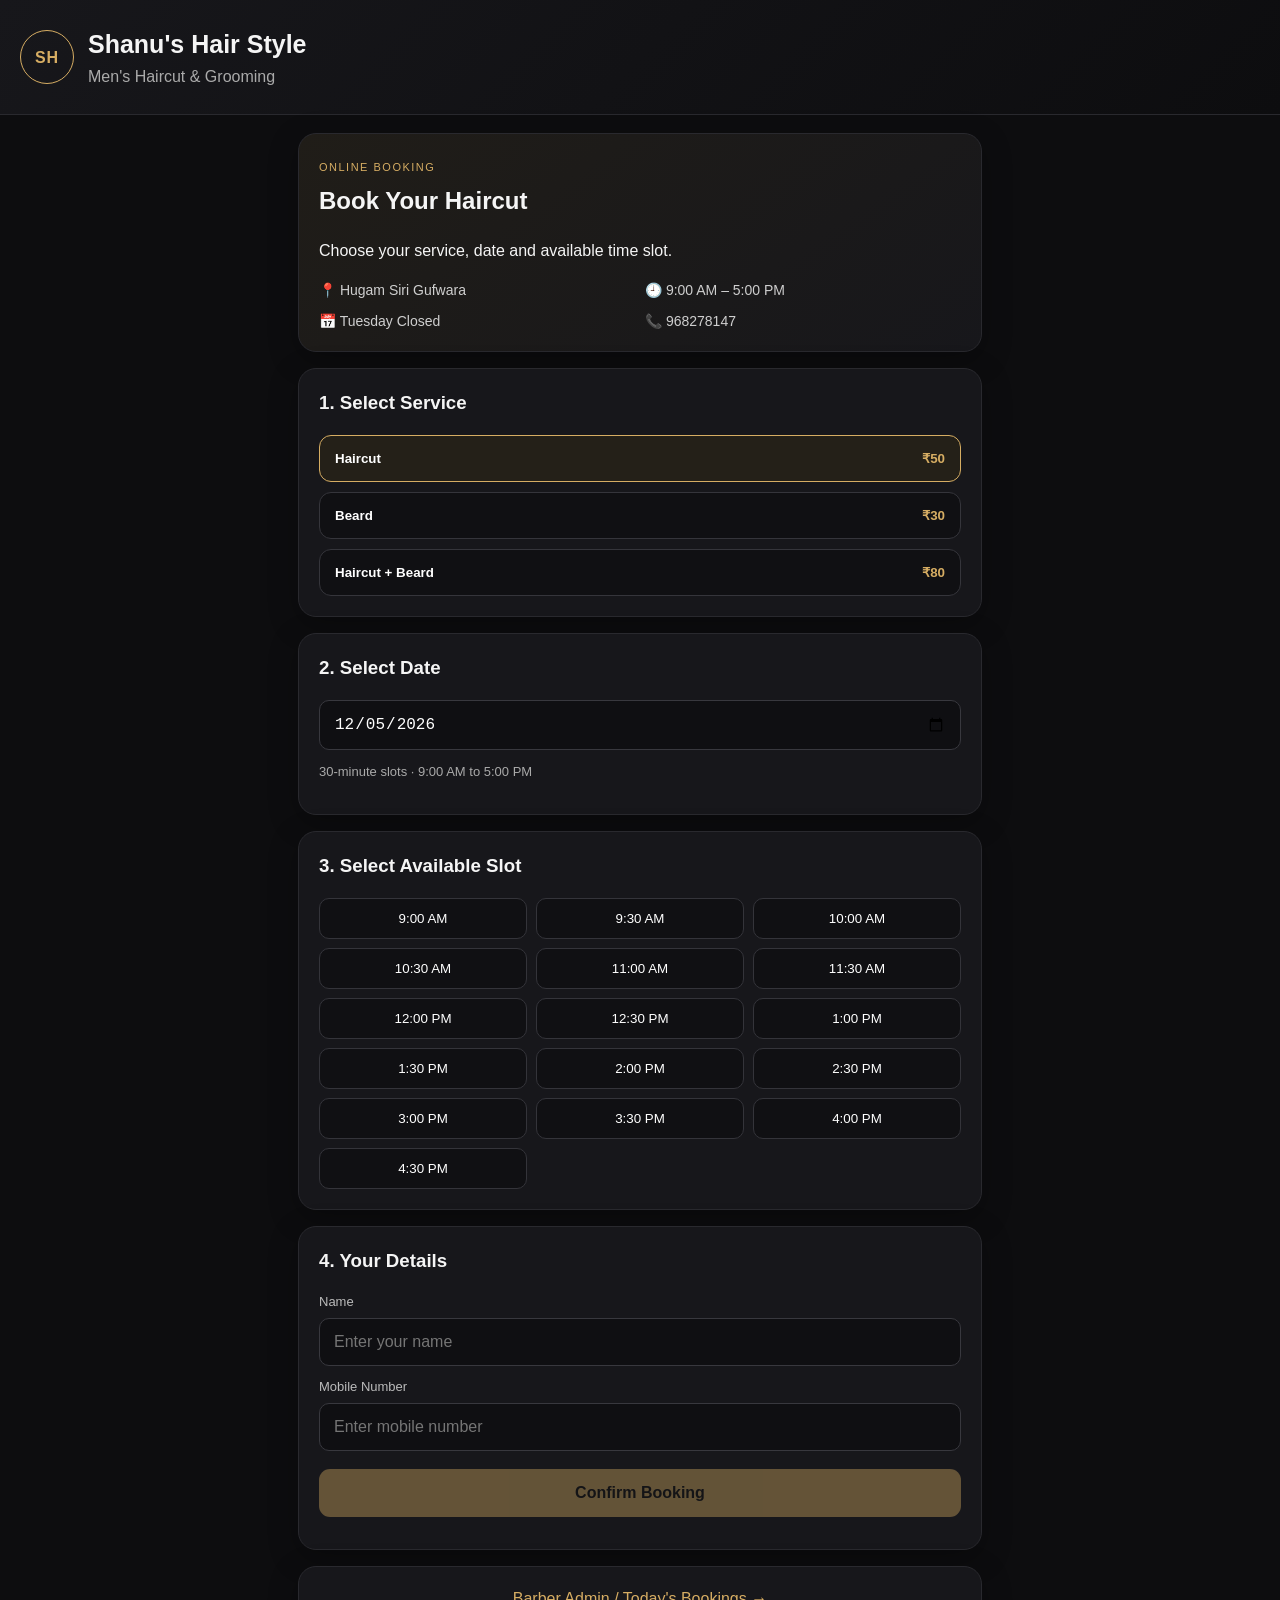
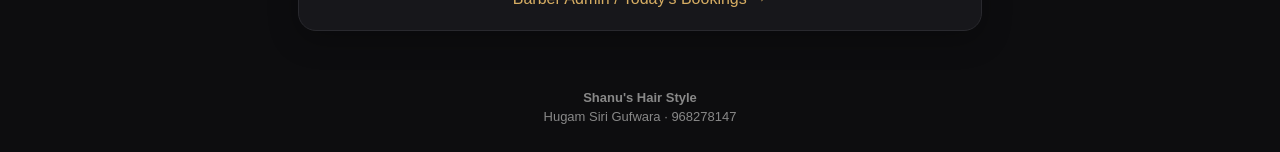
<file: index.html>
<!DOCTYPE html>
<html lang="en">
<head>
<meta charset="UTF-8">
<meta name="viewport" content="width=device-width, initial-scale=1.0">
<title>Shanu's Hair Style | Book Your Slot</title>
<link rel="stylesheet" href="style.css">
</head>
<body>
<header class="hero">
  <div class="brand-mark">SH</div>
  <div>
    <h1>Shanu's Hair Style</h1>
    <p>Men's Haircut & Grooming</p>
  </div>
</header>

<main class="container">
  <section class="card intro">
    <span class="badge">ONLINE BOOKING</span>
    <h2>Book Your Haircut</h2>
    <p>Choose your service, date and available time slot.</p>
    <div class="shop-info">
      <div>📍 Hugam Siri Gufwara</div>
      <div>🕘 9:00 AM – 5:00 PM</div>
      <div>📅 Tuesday Closed</div>
      <div>📞 968278147</div>
    </div>
  </section>

  <section class="card">
    <h3>1. Select Service</h3>
    <div class="services">
      <button class="service active" data-service="Haircut" data-price="50">
        <strong>Haircut</strong><span>₹50</span>
      </button>
      <button class="service" data-service="Beard" data-price="30">
        <strong>Beard</strong><span>₹30</span>
      </button>
      <button class="service" data-service="Haircut + Beard" data-price="80">
        <strong>Haircut + Beard</strong><span>₹80</span>
      </button>
    </div>
  </section>

  <section class="card">
    <h3>2. Select Date</h3>
    <input id="date" type="date">
    <p id="dateNote" class="note"></p>
  </section>

  <section class="card">
    <h3>3. Select Available Slot</h3>
    <div id="slots" class="slots"></div>
  </section>

  <section class="card">
    <h3>4. Your Details</h3>
    <label>Name</label>
    <input id="name" type="text" placeholder="Enter your name">
    <label>Mobile Number</label>
    <input id="phone" type="tel" placeholder="Enter mobile number">
    <button id="bookBtn" class="primary" disabled>Confirm Booking</button>
    <div id="message" class="message"></div>
  </section>

  <section class="card admin-link">
    <a href="admin.html">Barber Admin / Today's Bookings →</a>
  </section>
</main>

<footer>
  <strong>Shanu's Hair Style</strong><br>
  Hugam Siri Gufwara · 968278147
</footer>

<script src="script.js"></script>
</body>
</html>
</file>
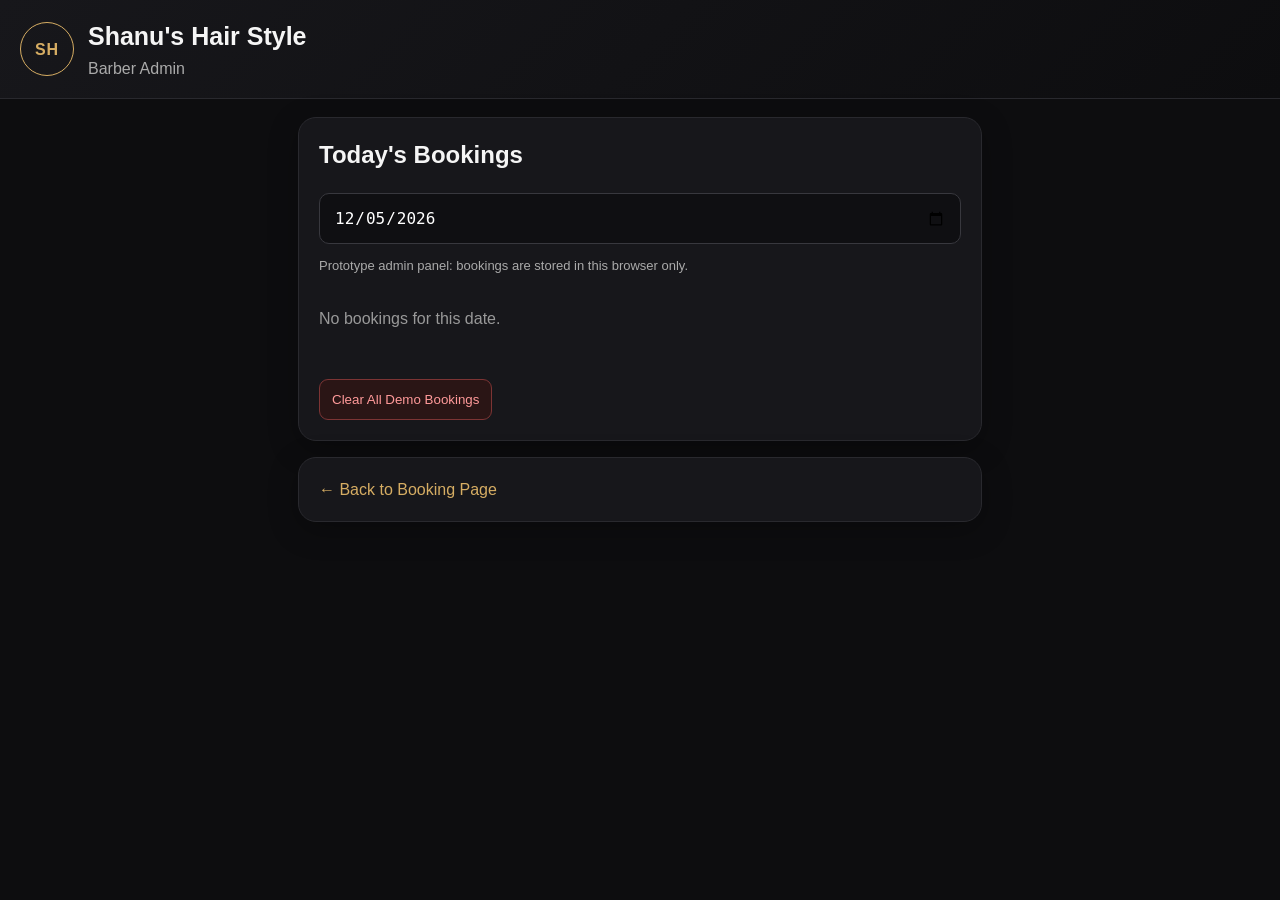
<file: admin.html>
<!DOCTYPE html>
<html lang="en">
<head>
<meta charset="UTF-8">
<meta name="viewport" content="width=device-width, initial-scale=1.0">
<title>Admin | Shanu's Hair Style</title>
<link rel="stylesheet" href="style.css">
</head>
<body>
<header class="hero compact">
  <div class="brand-mark">SH</div>
  <div><h1>Shanu's Hair Style</h1><p>Barber Admin</p></div>
</header>
<main class="container">
  <section class="card">
    <h2>Today's Bookings</h2>
    <input id="adminDate" type="date">
    <p class="note">Prototype admin panel: bookings are stored in this browser only.</p>
    <div id="bookingList"></div>
    <button class="danger" id="clearBtn">Clear All Demo Bookings</button>
  </section>
  <section class="card">
    <a class="back" href="index.html">← Back to Booking Page</a>
  </section>
</main>
<script>
const key = "shanuBookings";
const bookings = () => JSON.parse(localStorage.getItem(key) || "[]");
const save = x => localStorage.setItem(key, JSON.stringify(x));
const d = document.getElementById("adminDate");
const today = new Date().toISOString().split("T")[0];
d.value = today;
function render(){
  const date = d.value;
  const list = bookings().filter(x=>x.date===date).sort((a,b)=>a.time.localeCompare(b.time));
  const el=document.getElementById("bookingList");
  if(!list.length){ el.innerHTML='<p class="empty">No bookings for this date.</p>'; return; }
  el.innerHTML=list.map((x,i)=>`
    <div class="booking">
      <div><strong>${x.time}</strong> — ${x.service}</div>
      <div>${x.name} · ${x.phone}</div>
      <div class="price">₹${x.price}</div>
    </div>`).join("");
}
d.addEventListener("change",render);
document.getElementById("clearBtn").addEventListener("click",()=>{
  if(confirm("Clear all demo bookings from this browser?")){save([]);render();}
});
render();
</script>
</body>
</html>
</file>
<file: style.css>
*{box-sizing:border-box}body{margin:0;font-family:Arial,Helvetica,sans-serif;background:#0d0d0f;color:#f5f5f5;line-height:1.45}.hero{padding:26px 20px;display:flex;align-items:center;gap:14px;background:linear-gradient(135deg,#17171b,#0d0d0f);border-bottom:1px solid #29292e}.hero.compact{padding:18px 20px}.brand-mark{width:54px;height:54px;border:1px solid #d6ad63;border-radius:50%;display:grid;place-items:center;color:#d6ad63;font-weight:800;letter-spacing:1px}.hero h1{margin:0;font-size:25px}.hero p{margin:3px 0 0;color:#aaa}.container{max-width:720px;margin:0 auto;padding:18px}.card{background:#17171b;border:1px solid #29292e;border-radius:18px;padding:20px;margin-bottom:16px;box-shadow:0 8px 30px #0004}.intro{background:linear-gradient(145deg,#201d18,#17171b)}h2,h3{margin-top:0}.badge{display:inline-block;font-size:11px;letter-spacing:1.5px;color:#d6ad63;margin-bottom:8px}.shop-info{display:grid;grid-template-columns:1fr 1fr;gap:10px;margin-top:18px;color:#cfcfcf;font-size:14px}.services{display:grid;gap:10px}.service{display:flex;justify-content:space-between;align-items:center;padding:15px;border:1px solid #35353b;background:#101013;color:#fff;border-radius:12px;text-align:left;cursor:pointer}.service.active{border-color:#d6ad63;background:#242018}.service span,.price{color:#d6ad63;font-weight:700}label{display:block;font-size:13px;color:#bbb;margin:12px 0 6px}input{width:100%;padding:14px;border-radius:10px;border:1px solid #38383e;background:#0f0f12;color:#fff;font-size:16px;outline:none}input:focus{border-color:#d6ad63}.slots{display:grid;grid-template-columns:repeat(3,1fr);gap:9px}.slot{padding:12px 5px;border-radius:10px;border:1px solid #34343a;background:#101013;color:#fff;cursor:pointer}.slot.available:hover,.slot.selected{border-color:#d6ad63;background:#242018}.slot.booked{opacity:.35;cursor:not-allowed;text-decoration:line-through}.slot.closed{opacity:.45;cursor:not-allowed}.primary{width:100%;margin-top:18px;padding:15px;border:0;border-radius:11px;background:#d6ad63;color:#111;font-weight:800;font-size:16px;cursor:pointer}.primary:disabled{opacity:.4;cursor:not-allowed}.message{margin-top:12px}.success{color:#7ee787}.error{color:#ff8a8a}.note{color:#aaa;font-size:13px}.admin-link{text-align:center}.admin-link a,.back{color:#d6ad63;text-decoration:none}.booking{padding:14px 0;border-bottom:1px solid #303036;display:grid;grid-template-columns:1fr auto;gap:5px}.booking .price{grid-row:1/3;grid-column:2}.empty{color:#999;padding:15px 0}.danger{margin-top:18px;padding:12px;border:1px solid #7c3434;background:#2a1515;color:#ff9a9a;border-radius:9px}footer{text-align:center;color:#888;padding:24px;font-size:13px}@media(max-width:520px){.shop-info{grid-template-columns:1fr}.slots{grid-template-columns:repeat(2,1fr)}.hero h1{font-size:21px}}
</file>
